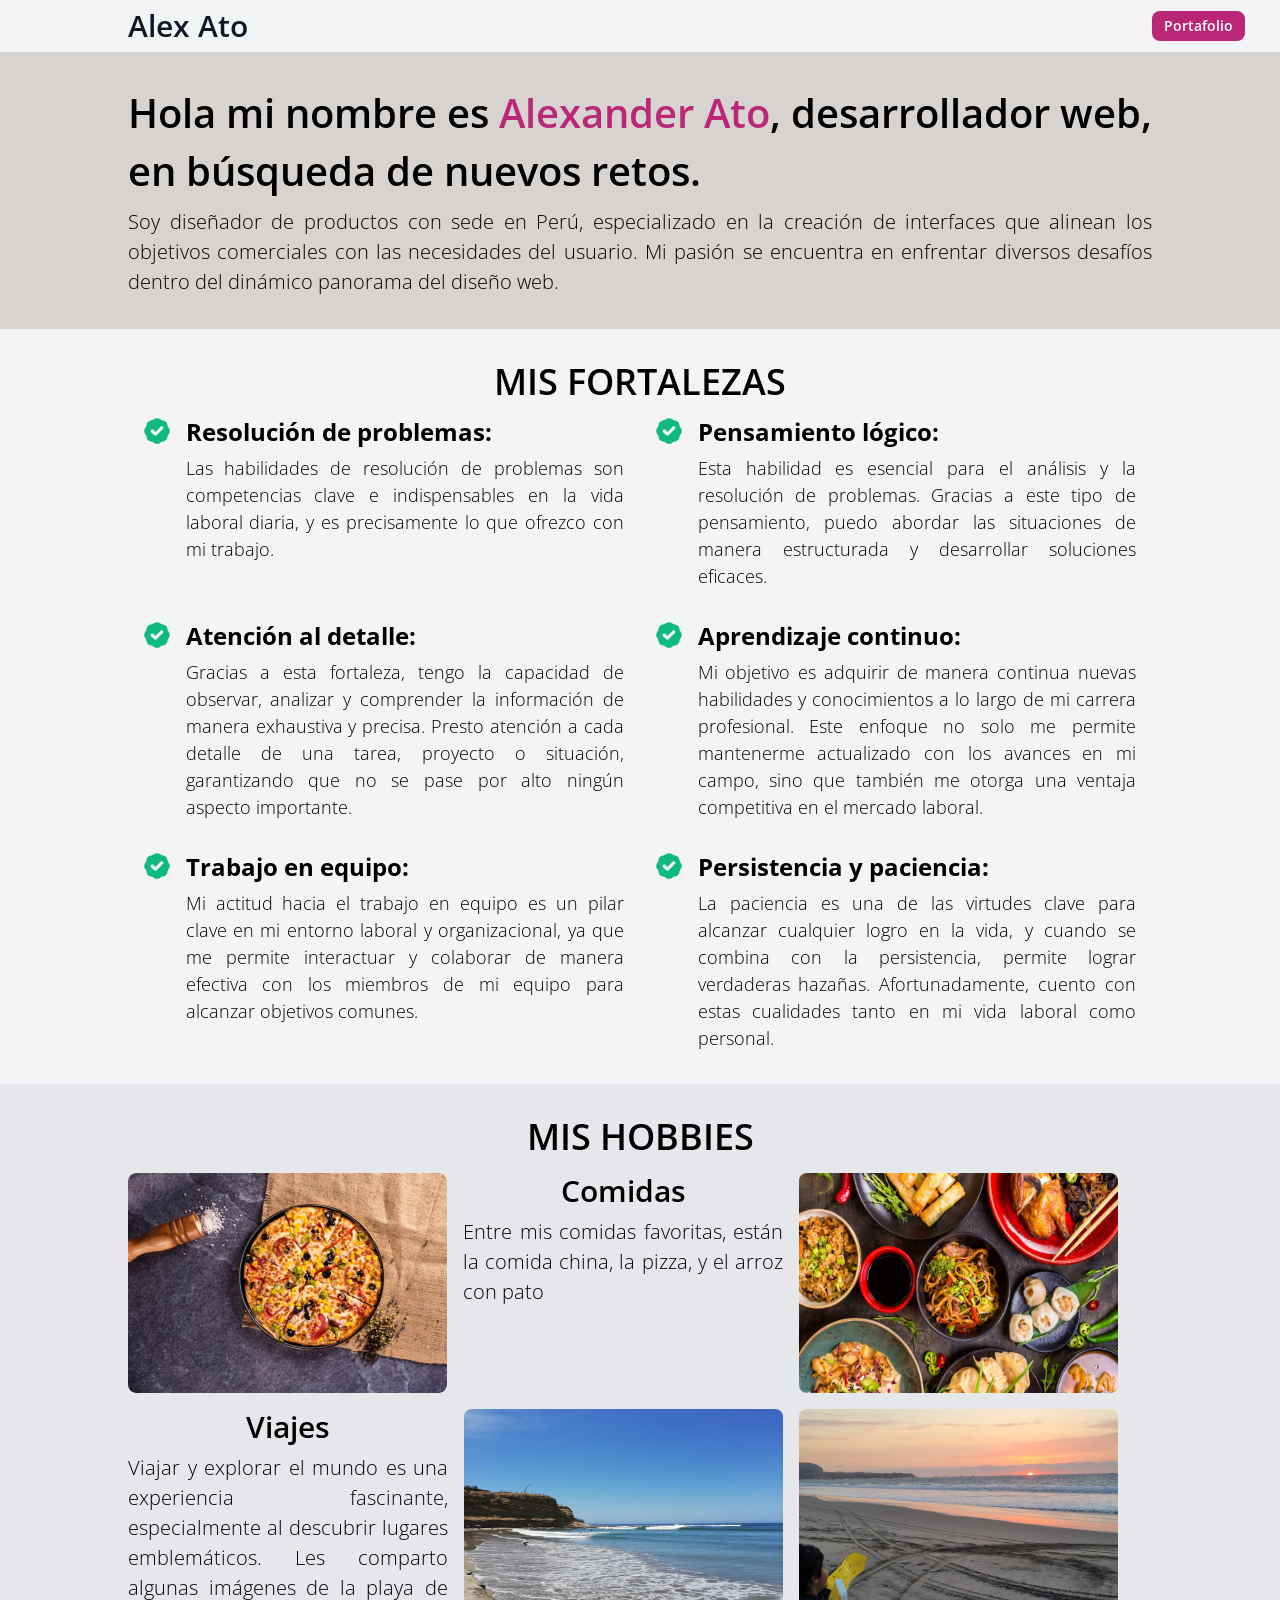
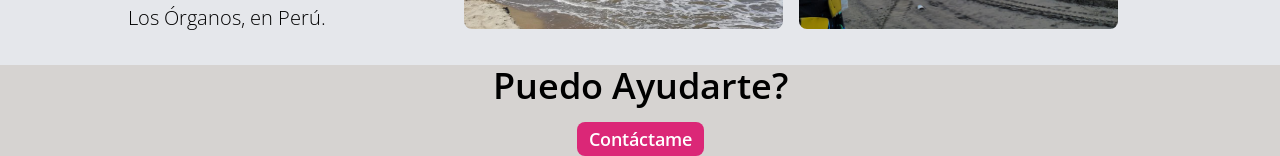
<file: index.html>
<!DOCTYPE html>
<html lang="en">
<head>
    <meta charset="UTF-8">
    <meta name="viewport" content="width=device-width, initial-scale=1.0">
    <link rel="stylesheet" href="styles.css">
    <title>Inicio</title>
</head>
<body>
    <header>
        <a href="index.html" class="header-name">Alex Ato</a>
        <nav>
           
            <a href="portafolio.html" class="header-button">Portafolio</a>
        </nav>
    </header>

    <section class="s1-contenedor">
        <div class="presentacion">
            <h1>Hola mi nombre es <span>Alexander Ato</span>, desarrollador web, en búsqueda de nuevos retos.</h1>
            <p class="presentacion-texto">Soy diseñador de productos con sede en Perú, especializado en la creación de interfaces que alinean los objetivos comerciales 
                con las necesidades del usuario. Mi pasión se encuentra en enfrentar diversos desafíos dentro del dinámico panorama del diseño web.</p>
        </div>
    </section>

    <section>
        <div class="fortalezas">
            <h2>MIS FORTALEZAS</h2>
            <div class="fortalezas-cards">
                <div class="fortaleza-card">
                    <img src="img/Icon.svg" alt="icono" width="25.6" height="25.6">
                    <div>
                        <p class="fortaleza-titulo">Resolución de problemas:</p>
                        <p class="fortaleza-texto">Las habilidades de resolución de problemas son competencias clave e indispensables en la vida laboral diaria, y es precisamente lo que ofrezco con mi trabajo.</p>
                    </div>
                </div>

                <div class="fortaleza-card">
                    <img src="img/Icon.svg" alt="icono" width="25.6" height="25.6">
                    <div>
                        <p class="fortaleza-titulo">Pensamiento lógico:</p>
                        <p class="fortaleza-texto">Esta habilidad es esencial para el análisis y la resolución de problemas. Gracias a este tipo de pensamiento, puedo abordar las situaciones de manera estructurada y desarrollar soluciones eficaces.</p>
                    </div>
                </div>

                <div class="fortaleza-card">
                    <img src="img/Icon.svg" alt="icono" width="25.6" height="25.6">
                    <div>
                        <p class="fortaleza-titulo">Atención al detalle:</p>
                        <p class="fortaleza-texto">Gracias a esta fortaleza, tengo la capacidad de observar, analizar y comprender la información de manera exhaustiva y precisa. Presto atención a cada detalle de una tarea, proyecto o situación, garantizando que no se pase por alto ningún aspecto importante.</p>
                    </div>
                </div>

                <div class="fortaleza-card">
                    <img src="img/Icon.svg" alt="icono" width="25.6" height="25.6">
                    <div>
                        <p class="fortaleza-titulo">Aprendizaje continuo:</p>
                        <p class="fortaleza-texto">
                            Mi objetivo es adquirir de manera continua nuevas habilidades y conocimientos a lo largo de mi carrera profesional. Este enfoque no solo me permite mantenerme actualizado con los avances en mi campo, sino que también me otorga una ventaja competitiva en el mercado laboral.</p>
                    </div>
                </div>

                <div class="fortaleza-card">
                    <img src="img/Icon.svg" alt="icono" width="25.6" height="25.6">
                    <div>
                        <p class="fortaleza-titulo">Trabajo en equipo:</p>
                        <p class="fortaleza-texto">Mi actitud hacia el trabajo en equipo es un pilar clave en mi entorno laboral y organizacional, ya que me permite interactuar y colaborar de manera efectiva con los miembros de mi equipo para alcanzar objetivos comunes.</p>
                    </div>
                </div>

                <div class="fortaleza-card">
                    <img src="img/Icon.svg" alt="icono" width="25.6" height="25.6">
                    <div>
                        <p class="fortaleza-titulo">Persistencia y paciencia:</p>
                        <p class="fortaleza-texto">La paciencia es una de las virtudes clave para alcanzar cualquier logro en la vida, y cuando se combina con la persistencia, permite lograr verdaderas hazañas. Afortunadamente, cuento con estas cualidades tanto en mi vida laboral como personal.</p>
                    </div>
                </div>
            </div>
        </div>
    </section>

    <section class="s3-contenedor">
        <div class="hobbies">
            <h2>MIS HOBBIES</h2>
            <div class="hobbies-cards">
                <img src="img/pizza.jpg" alt="Una sabrosa pizza" width="319px" height="220px" class="hobbie-img">
                <div class="hobbie-card">
                 <p class="hobbie-titulo">Comidas</p>
                 <p class="hobbie-texto">Entre mis comidas favoritas, están la comida china, la pizza, y el arroz con pato</p>
                </div>
                <img src="img/R.jpeg" alt="Una bandeja con sánguches" width="319px" height="220px" class="hobbie-img">
                <div class="hobbie-card">
                    <p class="hobbie-titulo">Viajes</p>
                    <p class="hobbie-texto">Viajar y explorar el mundo es una experiencia fascinante, especialmente al descubrir lugares emblemáticos. Les comparto algunas imágenes de la playa de Los Órganos, en Perú.</p>
                   </div>
                <img src="img/los organos.jpg" alt="Playa Los Órganos" width="319px" height="220px" class="hobbie-img">
                <img src="img/raffa.jpeg" alt="Templo" width="319px" height="220px" class="hobbie-img">
            </div>
        </div>
      </section> 

      <footer>
        <h2>Puedo Ayudarte?</h2>
    <nav>
        <a href="portafolio.html" class = "footer-button">Contáctame</a>
    </nav>
</footer>
</body>
</html>
</file>
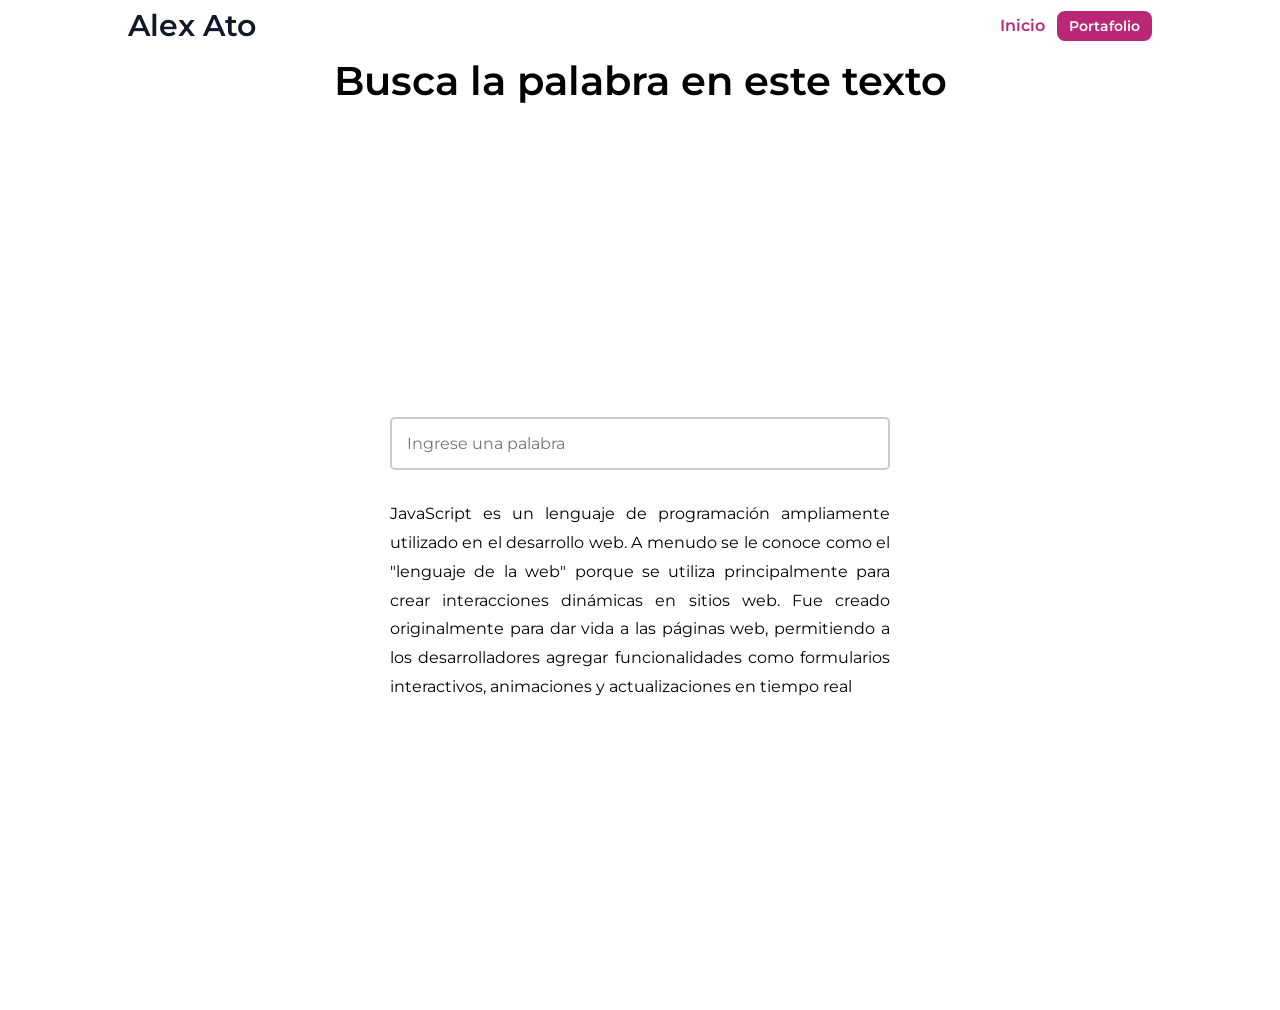
<file: busca.html>
<!DOCTYPE html>
<html lang="en">
<head>
    <meta charset="UTF-8">
    <meta name="viewport" content="width=device-width, initial-scale=1.0">
    <link rel="preconnect" href="https://fonts.googleapis.com">
    <link rel="preconnect" href="https://fonts.gstatic.com" crossorigin>
    <link href="https://fonts.googleapis.com/css2?family=Montserrat:ital,wght@0,100..900;1,100..900&family=Open+Sans:ital,wght@0,300..800;1,300..800&family=Roboto:ital,wght@0,100;0,300;0,400;0,500;0,700;0,900;1,100;1,300;1,400;1,500;1,700;1,900&display=swap" rel="stylesheet">
    <link rel="stylesheet" href="busca.css">
    <link rel="stylesheet" href="reset.css">
    <script src="busca.js"></script>
    <title>Busca la pabra</title>
</head>
<body>

    <header>
        <a href="index.html" class="header-name">Alex Ato</a>
        <nav>
          <a href="index.html" class = "header-inicio">Inicio</a>
          <a href="portafolio.html" class = "header-button">Portafolio</a>
       </nav>
      </header>
      <h1>Busca la palabra en este texto</h1>
    <div class="layout">
       <main class="layout__main">
        <input type="search" class="main__input" placeholder="Ingrese una palabra">
        <p class="main__text">JavaScript es un lenguaje de programación ampliamente utilizado en el desarrollo web. A 
            menudo se le conoce como el "lenguaje de la web" porque se utiliza principalmente para crear 
            interacciones dinámicas en sitios web. Fue creado originalmente para dar vida a las páginas 
            web, permitiendo a los desarrolladores agregar funcionalidades como formularios interactivos, 
            animaciones y actualizaciones en tiempo real</p>
       </main>
       
    </div>
</body>
</html>
</file>
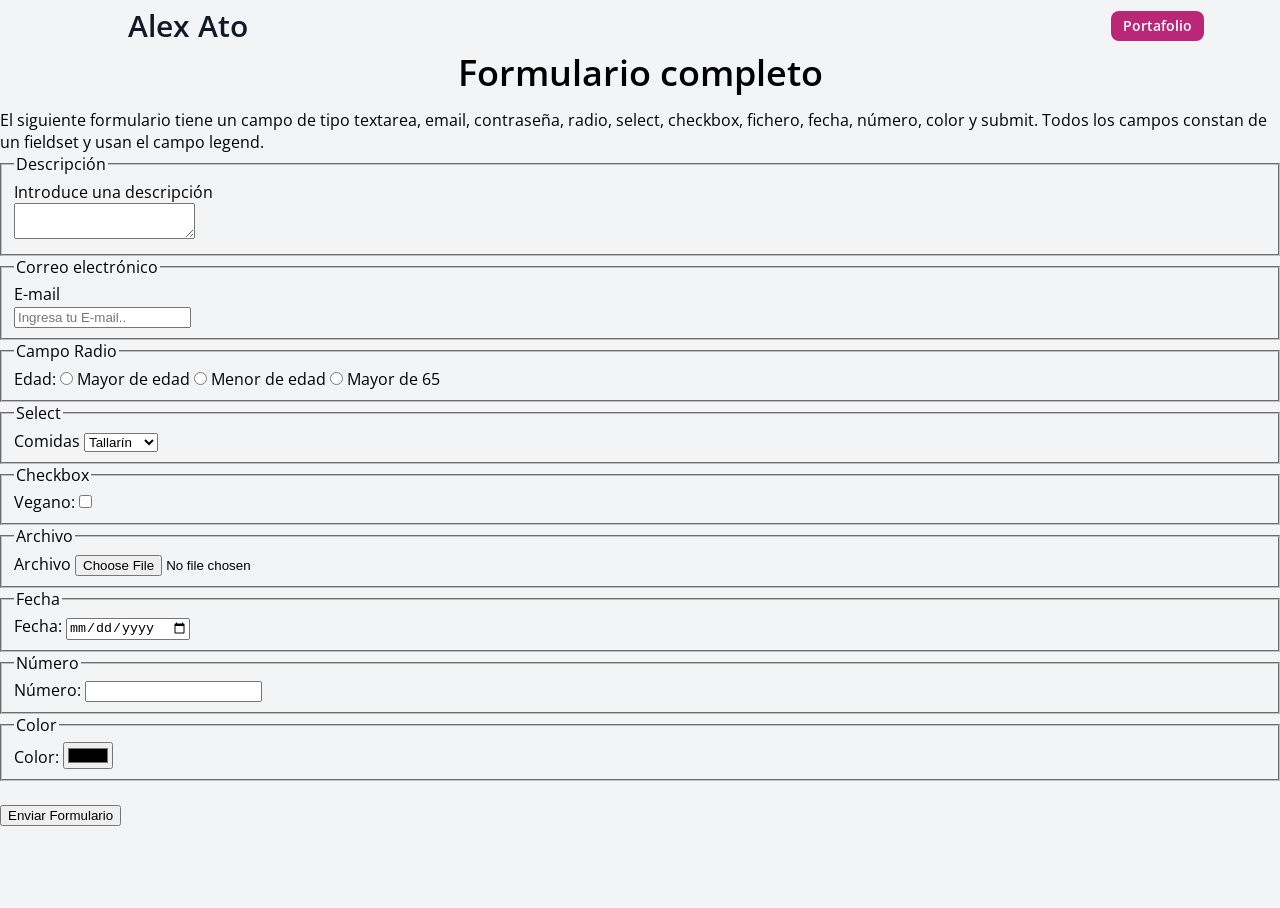
<file: Formulario HTML.html>
<!DOCTYPE html>
<html lang="es">
<head>
    <meta charset="UTF-8">
    <meta name="viewport" content="width=device-width, initial-scale=1.0">
    <title>Formulario html</title>
    <link rel="stylesheet" href="styles.css">
</head>
<body>

    <header>
        <a href="index.html" class="header-name">Alex Ato</a>
        <nav>
          <a href="index.html" class = "header-inicio">Inicio</a>
          <a href="portafolio.html" class = "header-button">Portafolio</a>
       </nav>
      </header>

    <h2>Formulario completo</h2>
    <p>El siguiente formulario tiene un campo de tipo textarea, email, contraseña,
        radio, select, checkbox, fichero, fecha, número, color y submit.
        Todos los campos constan de un fieldset  y usan el campo legend. 
       
    </p>

    <form>
        <fieldset>
            <legend>Descripción</legend>
            <label for="descripcion">Introduce una descripción</label><br>
            <textarea name="descripcion" id="descripcion"></textarea>
        </fieldset>

        <fieldset>
            <legend>Correo electrónico</legend>
            <label for="email">E-mail</label><br>
            <input type="text" id="email" placeholder="Ingresa tu E-mail..">
        </fieldset>

        <fieldset>
            <legend>Campo   Radio</legend>
            <label for="edad">Edad:</label>

            <input type="radio" name="edad" id="mayor"/>
            <label for="mayor">Mayor de edad</label>

            <input type="radio" name="edad" id="menor"/>
            <label for="menor">Menor de edad</label>

            <input type="radio" name="edad" id="mayor65"/>
            <label for="mayor65">Mayor de 65</label>
        </fieldset>

        <fieldset>
            <legend>Select</legend>
            <label for="comidas">Comidas</label>
            <select>
                <option>Tallarín</option>
                <option>Arróz</option>
                <option>Pescado</option>
            </select>
        </fieldset>

        <fieldset>
            <legend>Checkbox</legend>
            <label for="vegano">Vegano:</label>
            <input type="checkbox" name="vegano" id="vegano">
        </fieldset>

        <fieldset>
            <legend>Archivo</legend>
            <label for="archivo">Archivo</label>
            <input type="file" name="archivo" id="archivo">
        </fieldset>

        <fieldset>
            <legend>Fecha</legend>
            <label for="fecha">Fecha:</label>
            <input type="date" name="fecha" id="fecha">
        </fieldset>

        <fieldset>
            <legend>Número</legend>
            <label for="numero">Número:</label>
            <input type="number" name="numero" id="numero">
        </fieldset>

        <fieldset>
            <legend>Color</legend>
            <label for="color">Color:</label>
            <input type="color" name="color" id="color">
        </fieldset>
        <br>
        <input type="submit" value="Enviar Formulario"/>
    </form>

</body>
</html>
</file>
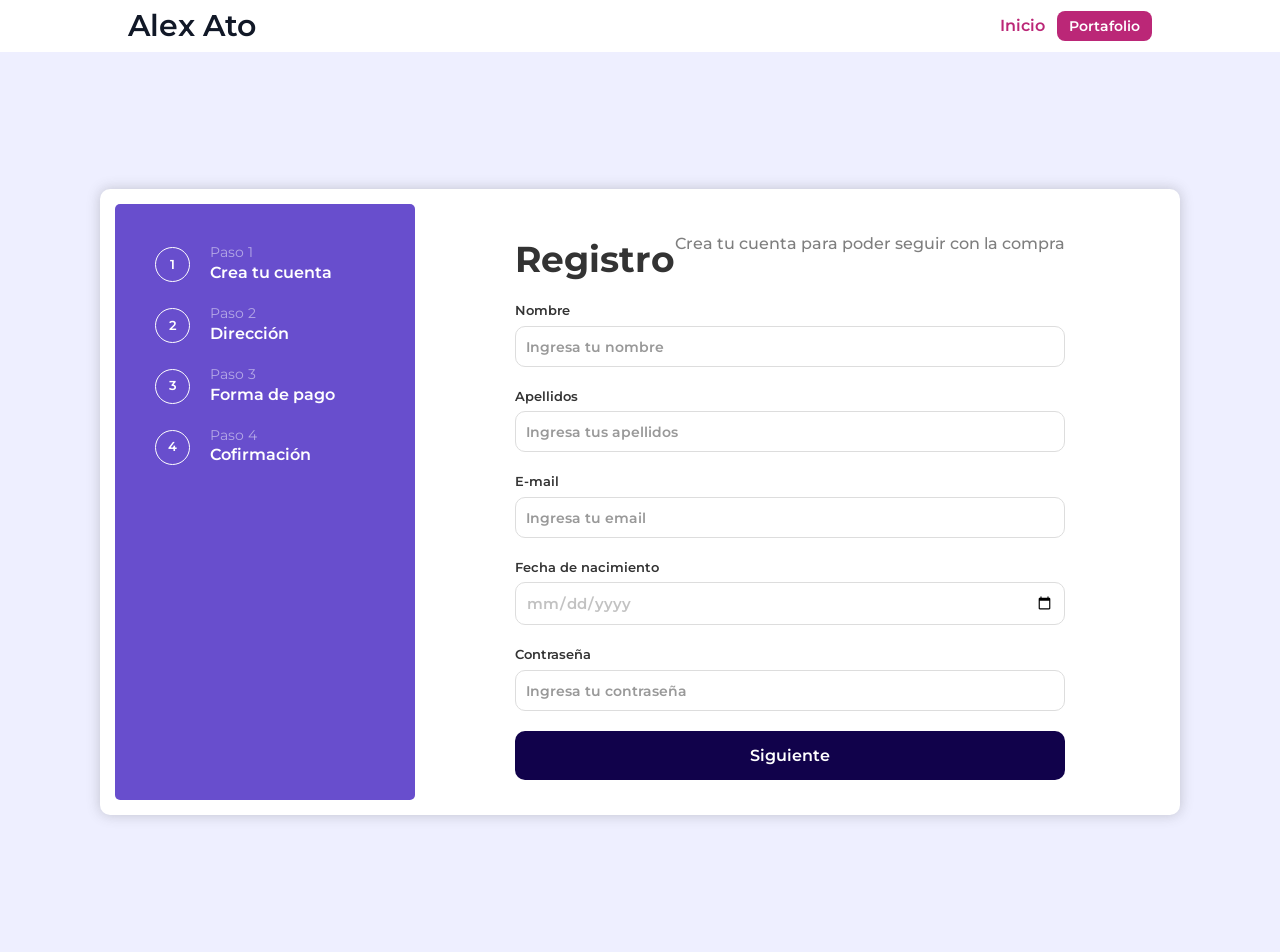
<file: formulario-app.html>
<!DOCTYPE html>
<html lang="es">
<head>
    <meta charset="UTF-8">
    <meta name="viewport" content="width=device-width, initial-scale=1.0">
                     <!--Fuente Montserrat-->
                     <link rel="preconnect" href="https://fonts.googleapis.com">
                     <link rel="preconnect" href="https://fonts.gstatic.com" crossorigin>
                     <link href="https://fonts.googleapis.com/css2?family=Montserrat:ital,wght@0,100..900;1,100..900&family=Open+Sans:ital,wght@0,300..800;1,300..800&display=swap" rel="stylesheet">
                     <!--Hoja de estilos de reseteo-->
                     <link rel="stylesheet" href="reset.css">
                     <!--Hoja de estilos-->
                     <link rel="stylesheet" href="styles-copia.css">
    <title>Formulario CSS</title>
</head>
<body>
    <header>
        <a href="index.html" class="header-name">Alex Ato</a>
        <nav>
          <a href="index.html" class = "header-inicio">Inicio</a>
          <a href="portafolio.html" class = "header-button">Portafolio</a>
       </nav>
      </header>

     <div class="layout">
        <main class="layout__main">
            <section class="main__left">
                <ol class="main__steps">
                    <li class="steps__item">
                        <div class="steps__container-number">
                            <span class="steps__number">1</span>
                        </div>
                        <div class="steps__content">
                            <span class="steps__title">Paso 1</span>
                            <span class="steps__description">Crea tu cuenta</span>
                        </div>  
                    </li>

                    <li class="steps__item">
                        <div class="steps__container-number">
                            <span class="steps__number">2</span>
                        </div>
                        <div class="steps__content">
                            <span class="steps__title">Paso 2</span>
                            <span class="steps__description">Dirección</span>
                        </div>  
                    </li>

                    <li class="steps__item">
                        <div class="steps__container-number">
                            <span class="steps__number">3</span>
                        </div>
                        <div class="steps__content">
                            <span class="steps__title">Paso 3</span>
                            <span class="steps__description">Forma de pago</span>
                        </div>  
                    </li>
                    
                    <li class="steps__item">
                        <div class="steps__container-number">
                            <span class="steps__number">4</span>
                        </div>
                        <div class="steps__content">
                            <span class="steps__title">Paso 4</span>
                            <span class="steps__description">Cofirmación</span>
                        </div>  
                    </li>

                    
                </ol>
            </section>

            <section class="main__right">
                <header main__header>
                    <h1 class="header__title">Registro</h1>
                    <p class="header__subtitle">Crea tu cuenta para poder seguir con la compra</p>
                </header>

                <form class="main__form">
                    <div class="form__control">
                        <label class="form__label" for="name">Nombre</label>
                        <input class="form__input" type="text" name="name" id="name" placeholder="Ingresa tu nombre">
                    </div>

                    <div class="form__control">
                        <label class="form__label" for="surname">Apellidos</label>
                        <input class="form__input" type="text" name="surname" id="surname" placeholder="Ingresa tus apellidos">
                    </div>

                    <div class="form__control">
                        <label class="form__label" for="email">E-mail</label>
                        <input class="form__input" type="email" name="email" id="email" placeholder="Ingresa tu email">
                    </div>

                    <div class="form__control">
                        <label class="form__label" for="date">Fecha de nacimiento</label>
                        <input class="form__input" type="date" name="date" id="date">
                    </div>

                    <div class="form__control">
                        <label class="form__label" for="pass">Contraseña</label>
                        <input class="form__input" type="password" name="pass" id="pass" placeholder="Ingresa tu contraseña">
                    </div>

                    <input type="submit" value="Siguiente" class="form__btn">
                </form>
            </section>

        </main>
     </div>
</body>
</html>
</file>
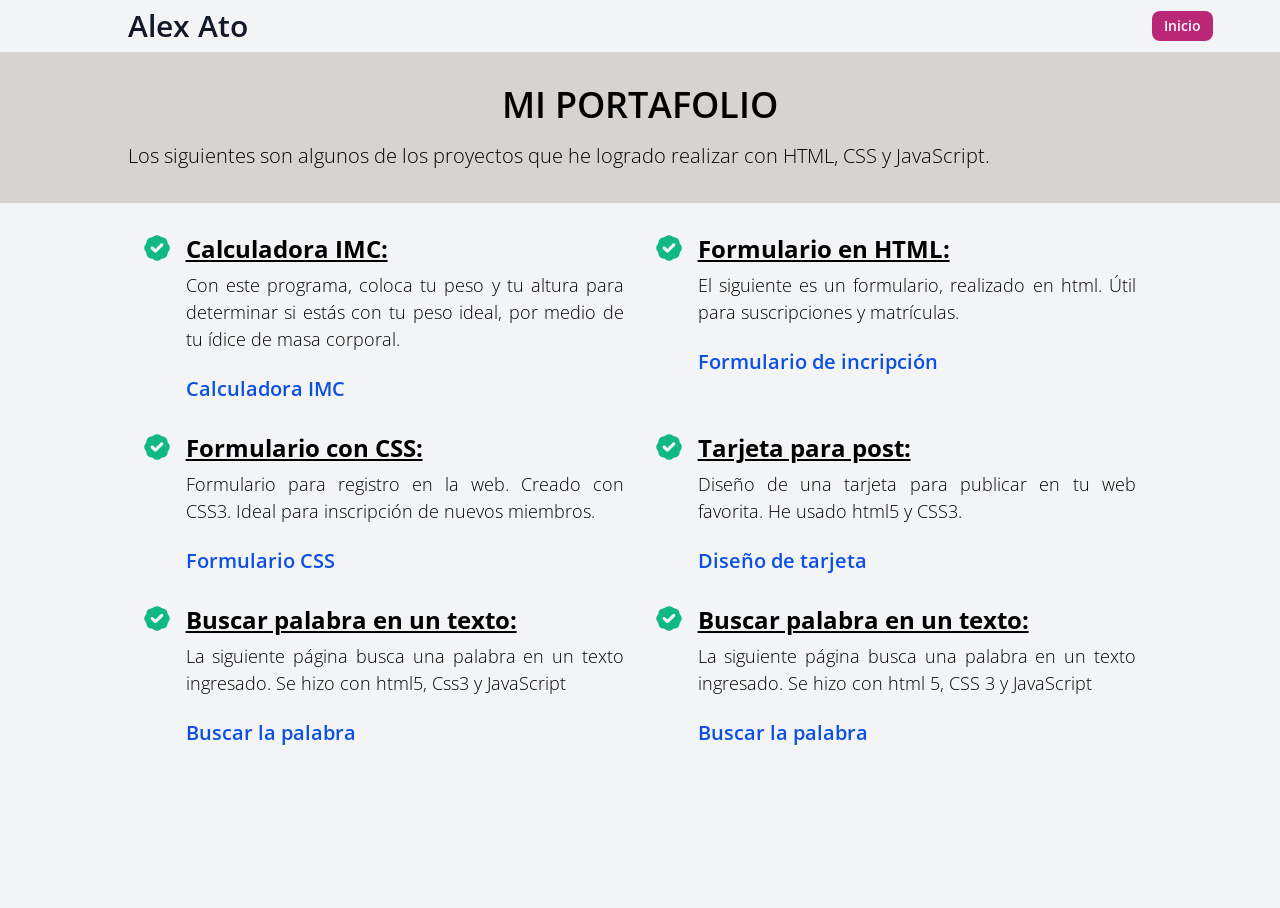
<file: portafolio.html>
<!DOCTYPE html>
<html lang="en">
<head>
    <meta charset="UTF-8">
    <meta name="viewport" content="width=device-width, initial-scale=1.0">
    <link rel="stylesheet" href="styles.css">
    
    <link rel="stylesheet" href="calculadora.html">
    <title>Portafolio</title>
</head>
<body>

    <header>
        <a href="index.html" class="header-name">Alex Ato</a>
        <nav>
            
            <a href="index.html" class="header-button">Inicio</a>
        </nav>
    </header>

    <section class="s1-contenedor">
        <div class="presentacion">
            <h2>MI PORTAFOLIO</h2>
            <p class="presentacion-texto">Los siguientes son algunos de los proyectos que he logrado realizar
                con HTML, CSS y JavaScript.</p>
        </div>
    </section>

    <section>
        <div class="fortalezas">
            
            <div class="fortalezas-cards">
                <div class="fortaleza-card">
                    <img src="img/Icon.svg" alt="icono" width="25.6" height="25.6">
                    <div>
                        <p class="programa-titulo">Calculadora IMC:</p>
                        <p class="programa-texto">Con este programa, coloca tu peso y tu altura para determinar si
                            estás con tu peso ideal, por medio de tu ídice de masa corporal.</p>
                            <br>
                            <a href="calculadora.html" class="link">Calculadora IMC</a>
                    </div>
                </div>

                <div class="fortaleza-card">
                    <img src="img/Icon.svg" alt="icono" width="25.6" height="25.6">
                    <div>
                        <p class="programa-titulo">Formulario en HTML:</p>
                        <p class="programa-texto">El siguiente es un formulario, realizado en html.
                            Útil para suscripciones y matrículas.
                        </p>
                        <br>
                        <a href="Formulario HTML.html" class="link">Formulario de incripción</a>
                    </div>
                </div>

                <div class="fortaleza-card">
                    <img src="img/Icon.svg" alt="icono" width="25.6" height="25.6">
                    <div>
                        <p class="programa-titulo">Formulario con CSS:</p>
                        <p class="programa-texto">Formulario para registro en la web. Creado con CSS3. Ideal para inscripción de nuevos miembros.</p>
                         <br>
                    <a href="formulario-app.html" class="link">Formulario CSS</a>
                    </div>
                   
                </div>

                <div class="fortaleza-card">
                    <img src="img/Icon.svg" alt="icono" width="25.6" height="25.6">
                    <div>
                        <p class="programa-titulo">Tarjeta para post:</p>
                        <p class="programa-texto">Diseño de una tarjeta para publicar en tu web favorita.
                            He usado html5 y CSS3.</p>
                            <br>
                        <a href="tarjeta.html" class="link">Diseño de tarjeta</a>
                    </div>
                </div>

                <div class="fortaleza-card">
                    <img src="img/Icon.svg" alt="icono" width="25.6" height="25.6">
                    <div>
                        <p class="programa-titulo">Buscar palabra en un texto:</p>
                        <p class="programa-texto">La siguiente página busca una palabra en un texto ingresado.
                            Se hizo con html5, Css3 y JavaScript
                        </p>
                            <br>
                            <a href="busca.html" class="link">Buscar la palabra</a>
                    </div>
                </div>

                <div class="fortaleza-card">
                    <img src="img/Icon.svg" alt="icono" width="25.6" height="25.6">
                    <div>
                        <p class="programa-titulo">Buscar palabra en un texto:</p>
                        <p class="programa-texto">La siguiente página busca una palabra en un texto ingresado.
                            Se hizo con html 5, CSS 3 y JavaScript
                        </p>
                            <br>
                        <a href="busca.html" class="link">Buscar la palabra</a>
                    </div>
                </div>

               
            </div>
        </div>
    </section>
    
</body>
</html>
</file>
<file: styles.css>
@import url('https://fonts.googleapis.com/css2?family=Montserrat:ital,wght@0,100..900;1,100..900&family=Open+Sans:ital,wght@0,300..800;1,300..800&family=Roboto:ital,wght@0,100;0,300;0,400;0,500;0,700;0,900;1,100;1,300;1,400;1,500;1,700;1,900&display=swap');

*{
    margin: 0;
    box-sizing: border-box;
}
body{
    font-family: "Open Sans";
    background-color: #f3f4f6;
    height: 100vh;
}
/*Estilos para el header*/
header{
    max-width: 1024px;
    display: flex;
    justify-content: space-between;
    font-weight: 600;
    margin: 8px auto;
}
.header-name{
    font-size: 30px;
    line-height: 36px;
    color: #111827;
}
.header-inicio{
    font-size: 16px;
    line-height: 24px;
    color: #bb2777;
}
.header-button{
    background-color: #bb2777;
    color: white;
    font-size: 14px;
    line-height: 14px;
    padding: 8px 12px;
    border-radius: 8px;

    position: absolute;
    /*background-color: #6cbffc;*/
    /*border-radius: 10px;*/
    /*color: white;*/
    /*width: 220px;*/
    /*height: 70px;*/
    cursor: pointer;
    font-weight: 600;
    border: none;
    outline: none;   
}
.header-button::before{
    content: "";
    position: absolute;
    top: 0;
    left: 0;
    width: 100%;
    height: 100%;
    background-color: #6cbffc;
    border-radius: 100px;
    z-index: -1;
    transition: all 1s linear;
}
a{
    text-decoration: none;
}
nav{
    display: flex;
    gap: 12px;
    align-items: center;
}
/*Estilos para la sección 1*/
.s1-contenedor{
    background-color: #d6d3d1;
}
.presentacion{
    max-width: 1024px;
    margin: 0 auto;
    padding: 32px 0;
}
h1{
    font-size: 40px;
    font-weight: 600;
    line-height: 57.6px;
}
h1 span{
    color: #bb2777;
}
.presentacion-texto{
    font-size: 20px;
    font-weight: 300;
    line-height: 30px;
    margin-top: 8px;
    text-align: justify;
}
/*Estilos para la seccion 2*/
.fortalezas{
    max-width: 1024px;
    margin: 0 auto;
    padding: 32px 0;
}
h2{
    text-align: center;
    font-weight: 600;
    font-size: 36px;
    line-height: 41.2px;
    margin-bottom: 16px;
}
.fortalezas-cards{
    display: flex;
    flex-wrap: wrap;
    justify-content: center;
    gap: 32px;
}
.fortaleza-card{
    display: flex;
    max-width: 480px;
    gap: 16px;
    text-align: justify;
}
.fortaleza-titulo{
    font-weight: bold;
    font-size: 24px;
    line-height: 28.8px;
}
.fortaleza-texto{
    font-weight: 300;
    font-size: 18px;
    line-height: 27px;
    margin-top: 8px;
}
/*Estilos sección 3*/
.s3-contenedor{
    background-color: #e5e7eb;
}
.hobbies{
   max-width: 1024px; 
   margin: 0 auto;
   padding: 32px 0;
   text-align: justify;
}
.hobbies-cards{
    display: flex;
    flex-wrap: wrap;
    gap: 16px;
    text-align: justify;
}
.hobbie-card{
    max-width: 320px;
    text-align: center;
}
.hobbie-titulo{
    font-weight: 600;
    font-size: 30px;
    line-height: 36px;
    margin-bottom: 8px;
}
.hobbie-texto{
    font-weight: 300;
    font-size: 20px;
    line-height: 30px;
    text-align: justify;
}
.hobbie-img{
    border-radius: 8px;
}
/*Footer*/
footer{
    max-width: 1440px;
    align-content: center;
    align-items: center;
    justify-content: space-between;
    font-size: 600;
    background-color: #d6d3d1;  
}
.footer-button{
    background-color: #db2777;
    color: #ffffff;
    font-size: 18px;
    line-height: 18px;
    padding: 8px 12px;
    border-radius: 8px;
    align-items: center;
    margin: 0 auto;
}
a{
    color: #0c50e2;
    font-size: 20px;
    font-weight: 600;
}
.link:hover{
    color: #bb2777;
}
.programa-titulo{
    font-weight: bold;
    font-size: 24px;
    line-height: 28.8px;
    text-decoration: underline;
}
.programa-texto{
    font-weight: 300;
    font-size: 18px;
    line-height: 27px;
    margin-top: 8px;
}
</file>
<file: busca.css>
html{
    font-size: 10px;
}
body{
    font-family: Montserrat;
    font-size: 1.6rem;
}
.layout{
    width: 100%;
    min-height: 100%;
    position: absolute;

    display: flex;
    flex-direction: column;
    align-items: center;
    justify-content: center;
}
.layout__main{
    width: 50rem;
}
.main__input{
    display: block;
    width: 100%;
    padding: 1.5rem;
    border-radius: 0.5rem;
    border: 2px solid #ccc;
    outline: none;
    margin-bottom: 3rem;
}
.main__text{
    text-align: justify;
    line-height: 1.8;
}
.text__search{
    background-color: #cdbaf5;
    border-radius: 0.5rem;
    padding: 0.4rem;
}
/*Estilos para el header*/
header{
    max-width: 1024px;
    display: flex;
    justify-content: space-between;
    font-weight: 600;
    margin: 8px auto;
}
.header-name{
    font-size: 30px;
    line-height: 36px;
    color: #111827;
}
.header-inicio{
    font-size: 16px;
    line-height: 24px;
    color: #bb2777;
}
.header-button{
    background-color: #bb2777;
    color: white;
    font-size: 14px;
    line-height: 14px;
    padding: 8px 12px;
    border-radius: 8px;
}
a{
    text-decoration: none;
}
nav{
    display: flex;
    gap: 12px;
    align-items: center;
}
h1{
    font-size: 40px;
    font-weight: 600;
    line-height: 57.6px;
   text-align: center;
}
</file>
<file: styles-copia.css>
html{
    font-size: 10px;
}
body{
    font-family: Montserrat;
    font-size: 1.6rem;
}
.layout{
    width: 100%;
    height: 100%;
    position: absolute;
    display: flex;
    justify-content: center;
    align-items: center;
    background-color: #eeefff;
}
.layout__main{
    padding: 1.5rem;
    border-radius: 1rem;
    box-shadow: 0px 0px 13px #4444;
    display: flex;
    flex-direction: row;
    background-color: white;
}
.main__left{
    background-color: #684ecd;
    border-radius: 0.5rem;
    color: white;
    padding: 3rem 7rem 3rem 3rem;
}
.main__steps{
    width: 100%;
    list-style: none;
}
.steps__item{
    display: flex;
    flex-direction: row;
    align-items: center;
    gap: 2rem;
    padding: 1rem;
}
.steps__container-number{
    display: flex;
    justify-content: center;
    align-items: center;
    border: 1px solid white;
    width: 3.5rem;
    height: 3.5rem;
    border-radius: 100rem;
    transition: all 300ms linear;
}
.steps__container-number:hover{
    cursor: pointer;
    border: 1px solid #5129f2;
    background-color: #5129f2;
}
.steps__number{
    font-size: 1.3rem;
    font-weight: 600;
}
.steps__content{
    display: flex;
    flex-direction: column;
}
.steps__title{
    color: white;
    opacity: 0.5;
    font-size: 1.4rem;
    line-height: 1.2;
}
.steps__description{
    font-weight: 600;
}
.main__right{
    padding: 2rem 10rem;
}
.main__header{
    width: 100%;
    margin-bottom: 4rem;
}
.header__title{
    color: #333333;
    font-size: 3.6rem;
    margin-bottom: 0.7rem;
}
.header__subtitle{
    color: black;
    opacity: 0.5;
    font-weight: 500;
}
.main__form{
    width: 100%;
    display: flex;
    flex-direction: column;
    gap: 2rem;
}
.form__control{
    width: 100%;
    display: flex;
    flex-direction: column;
}
.form__label{
    color: #333;
    font-size: 1.3rem;
    font-weight: 600;
    margin-bottom: 0.5rem;
}
.form__input{
    padding: 1rem;
    border-radius: 1rem;
    outline: none;
    border: 1px solid #ddd;
    color: #9999;
    font-size: 1.5rem;
    font-weight: 600;
}
.form__input::placeholder{
    color: #999;
    font-weight: 600;
    font-size: 1.4rem;
}
.form__btn{
    width: 100%;
    display: inline-block;
    background-color: #11024b;
    color: white;
    font-weight: 600;
    padding: 1.5rem;
    margin-top: 3.5;
    border-radius: 1rem;
    border: none;
    outline: none;
    cursor: pointer;
    transition: all 300ms linear;
}
.form__btn:hover{
    background-color: #5129f2;
}
/*Estilos para el header*/
header{
    max-width: 1024px;
    display: flex;
    justify-content: space-between;
    font-weight: 600;
    margin: 8px auto;
}
.header-name{
    font-size: 30px;
    line-height: 36px;
    color: #111827;
}
.header-inicio{
    font-size: 16px;
    line-height: 24px;
    color: #bb2777;
}
.header-button{
    background-color: #bb2777;
    color: white;
    font-size: 14px;
    line-height: 14px;
    padding: 8px 12px;
    border-radius: 8px;
}
nav{
    display: flex;
    gap: 12px;
    align-items: center;
}
</file>
